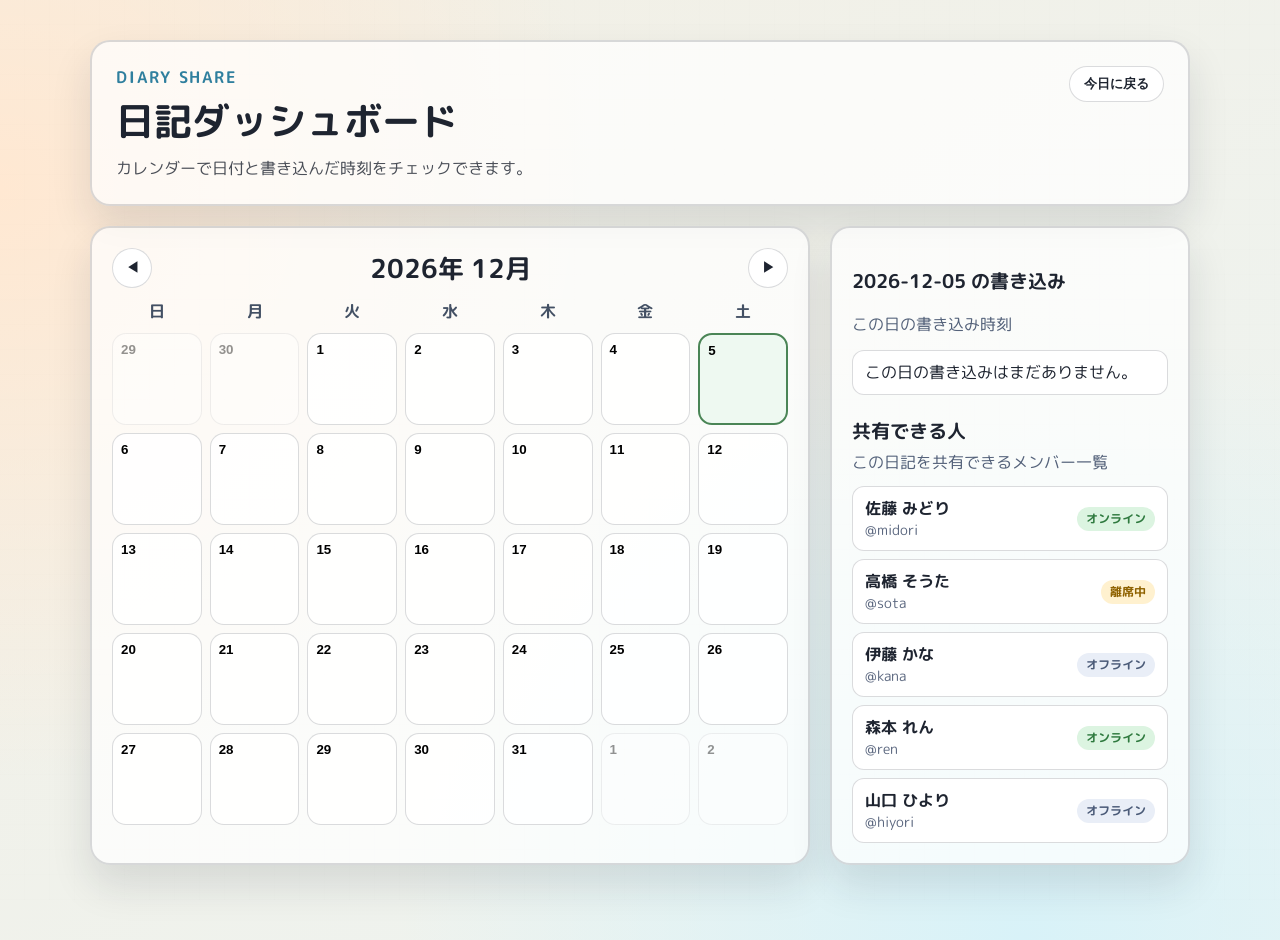
<file: index.html>
<!doctype html>
<html lang="ja">
  <head>
    <meta charset="UTF-8" />
    <meta name="viewport" content="width=device-width, initial-scale=1.0" />
    <title>ダッシュボードへ移動中</title>
    <meta http-equiv="refresh" content="0; url=./dashboard.html" />
    <script>
      window.location.replace("./dashboard.html");
    </script>
  </head>
  <body>
    <p>ダッシュボードへ移動しています。表示されない場合は <a href="./dashboard.html">こちら</a> を開いてください。</p>
  </body>
</html>
</file>
<file: dashboard.css>
:root {
  --ink: #1e2430;
  --paper: #f8f6ef;
  --warm: #e1694d;
  --sea: #2f7f9e;
  --leaf: #4a8556;
  --sun: #f2c66d;
  --card: rgba(255, 255, 255, 0.72);
  --line: rgba(30, 36, 48, 0.16);
  --shadow: 0 20px 40px rgba(27, 37, 53, 0.12);
}

* {
  box-sizing: border-box;
}

body {
  margin: 0;
  min-height: 100vh;
  font-family: "M PLUS Rounded 1c", "Hiragino Maru Gothic ProN", sans-serif;
  color: var(--ink);
  background: radial-gradient(circle at 0% 20%, #ffe8d2 0%, transparent 40%),
    radial-gradient(circle at 80% 100%, #d8f2f8 0%, transparent 45%),
    linear-gradient(145deg, #f3efe4 0%, #edf4f2 100%);
}

.page-bg {
  position: fixed;
  inset: 0;
  pointer-events: none;
  opacity: 0.25;
  background-image: linear-gradient(90deg, transparent 24px, rgba(40, 66, 75, 0.05) 25px),
    linear-gradient(transparent 24px, rgba(40, 66, 75, 0.05) 25px);
  background-size: 25px 25px;
}

.dashboard {
  position: relative;
  z-index: 1;
  width: min(1100px, 92vw);
  margin: 40px auto;
  display: grid;
  grid-template-columns: 2fr 1fr;
  gap: 20px;
}

.dashboard-header {
  grid-column: 1 / -1;
  display: flex;
  align-items: start;
  justify-content: space-between;
  padding: 24px;
  border: 2px solid var(--line);
  border-radius: 20px;
  background: var(--card);
  box-shadow: var(--shadow);
  animation: rise 500ms ease-out;
}

.eyebrow {
  margin: 0;
  letter-spacing: 0.12em;
  text-transform: uppercase;
  color: var(--sea);
  font-weight: 700;
}

h1 {
  margin: 4px 0 8px;
  font-size: clamp(1.6rem, 3.5vw, 2.4rem);
}

.lead {
  margin: 0;
  opacity: 0.8;
}

.calendar-panel,
.detail-panel {
  padding: 20px;
  border: 2px solid var(--line);
  border-radius: 20px;
  background: var(--card);
  box-shadow: var(--shadow);
  animation: rise 600ms ease-out;
}

.calendar-topbar {
  display: flex;
  align-items: center;
  justify-content: space-between;
  margin-bottom: 12px;
}

#monthLabel {
  margin: 0;
  font-size: clamp(1.2rem, 2.8vw, 1.6rem);
}

.weekday-row,
.calendar-grid {
  display: grid;
  grid-template-columns: repeat(7, minmax(0, 1fr));
  gap: 8px;
}

.weekday-row {
  margin-bottom: 10px;
  font-weight: 700;
  text-align: center;
  color: #435064;
}

.calendar-grid {
  min-height: 420px;
}

.day-cell {
  border: 1px solid var(--line);
  background: rgba(255, 255, 255, 0.82);
  border-radius: 14px;
  padding: 8px;
  min-height: 92px;
  display: grid;
  grid-template-rows: auto 1fr;
  gap: 6px;
  text-align: left;
  cursor: pointer;
  transition: transform 160ms ease, border-color 160ms ease;
}

.day-cell:hover {
  transform: translateY(-2px);
  border-color: var(--sea);
}

.day-cell.is-other-month {
  opacity: 0.42;
}

.day-cell.is-today {
  border: 2px solid var(--warm);
}

.day-cell.is-selected {
  border: 2px solid var(--leaf);
  background: #eef9f1;
}

.day-number {
  font-weight: 800;
}

.time-badges {
  display: flex;
  flex-wrap: wrap;
  align-content: start;
  gap: 4px;
}

.time-chip {
  background: #dff4fb;
  color: #125a74;
  border-radius: 999px;
  padding: 2px 7px;
  font-size: 0.78rem;
  font-weight: 700;
}

.time-chip.more {
  background: #f6e9c7;
  color: #9f6a00;
}

.time-list {
  list-style: none;
  margin: 14px 0 0;
  padding: 0;
  display: grid;
  gap: 8px;
}

.time-item {
  border: 1px solid var(--line);
  border-radius: 12px;
  padding: 10px 12px;
  background: #fff;
}

.detail-subtitle {
  margin: 6px 0 0;
  color: #54627a;
}

.share-title {
  margin: 22px 0 0;
}

.share-person-list {
  list-style: none;
  margin: 12px 0 0;
  padding: 0;
  display: grid;
  gap: 8px;
}

.share-person-item {
  border: 1px solid var(--line);
  border-radius: 12px;
  padding: 10px 12px;
  background: #fff;
  display: flex;
  justify-content: space-between;
  align-items: center;
  gap: 10px;
}

.share-person-name {
  font-weight: 700;
}

.share-person-id {
  color: #5b677f;
  font-size: 0.86rem;
}

.share-person-state {
  border-radius: 999px;
  padding: 3px 9px;
  font-size: 0.75rem;
  font-weight: 700;
  white-space: nowrap;
}

.share-person-state.is-online {
  background: #dcf4e1;
  color: #2f7a3f;
}

.share-person-state.is-away {
  background: #fff1cf;
  color: #8f6200;
}

.share-person-state.is-offline {
  background: #e9eef7;
  color: #4b5b78;
}

.ghost-btn,
.nav-btn {
  border: 1px solid var(--line);
  background: #fff;
  color: var(--ink);
  border-radius: 999px;
  padding: 8px 14px;
  cursor: pointer;
  font-weight: 700;
}

.nav-btn {
  width: 40px;
  height: 40px;
  padding: 0;
}

.ghost-btn:hover,
.nav-btn:hover {
  border-color: var(--sea);
}

@keyframes rise {
  from {
    opacity: 0;
    transform: translateY(12px);
  }
  to {
    opacity: 1;
    transform: translateY(0);
  }
}

@media (max-width: 900px) {
  .dashboard {
    grid-template-columns: 1fr;
  }

  .calendar-grid {
    min-height: auto;
  }
}
</file>
